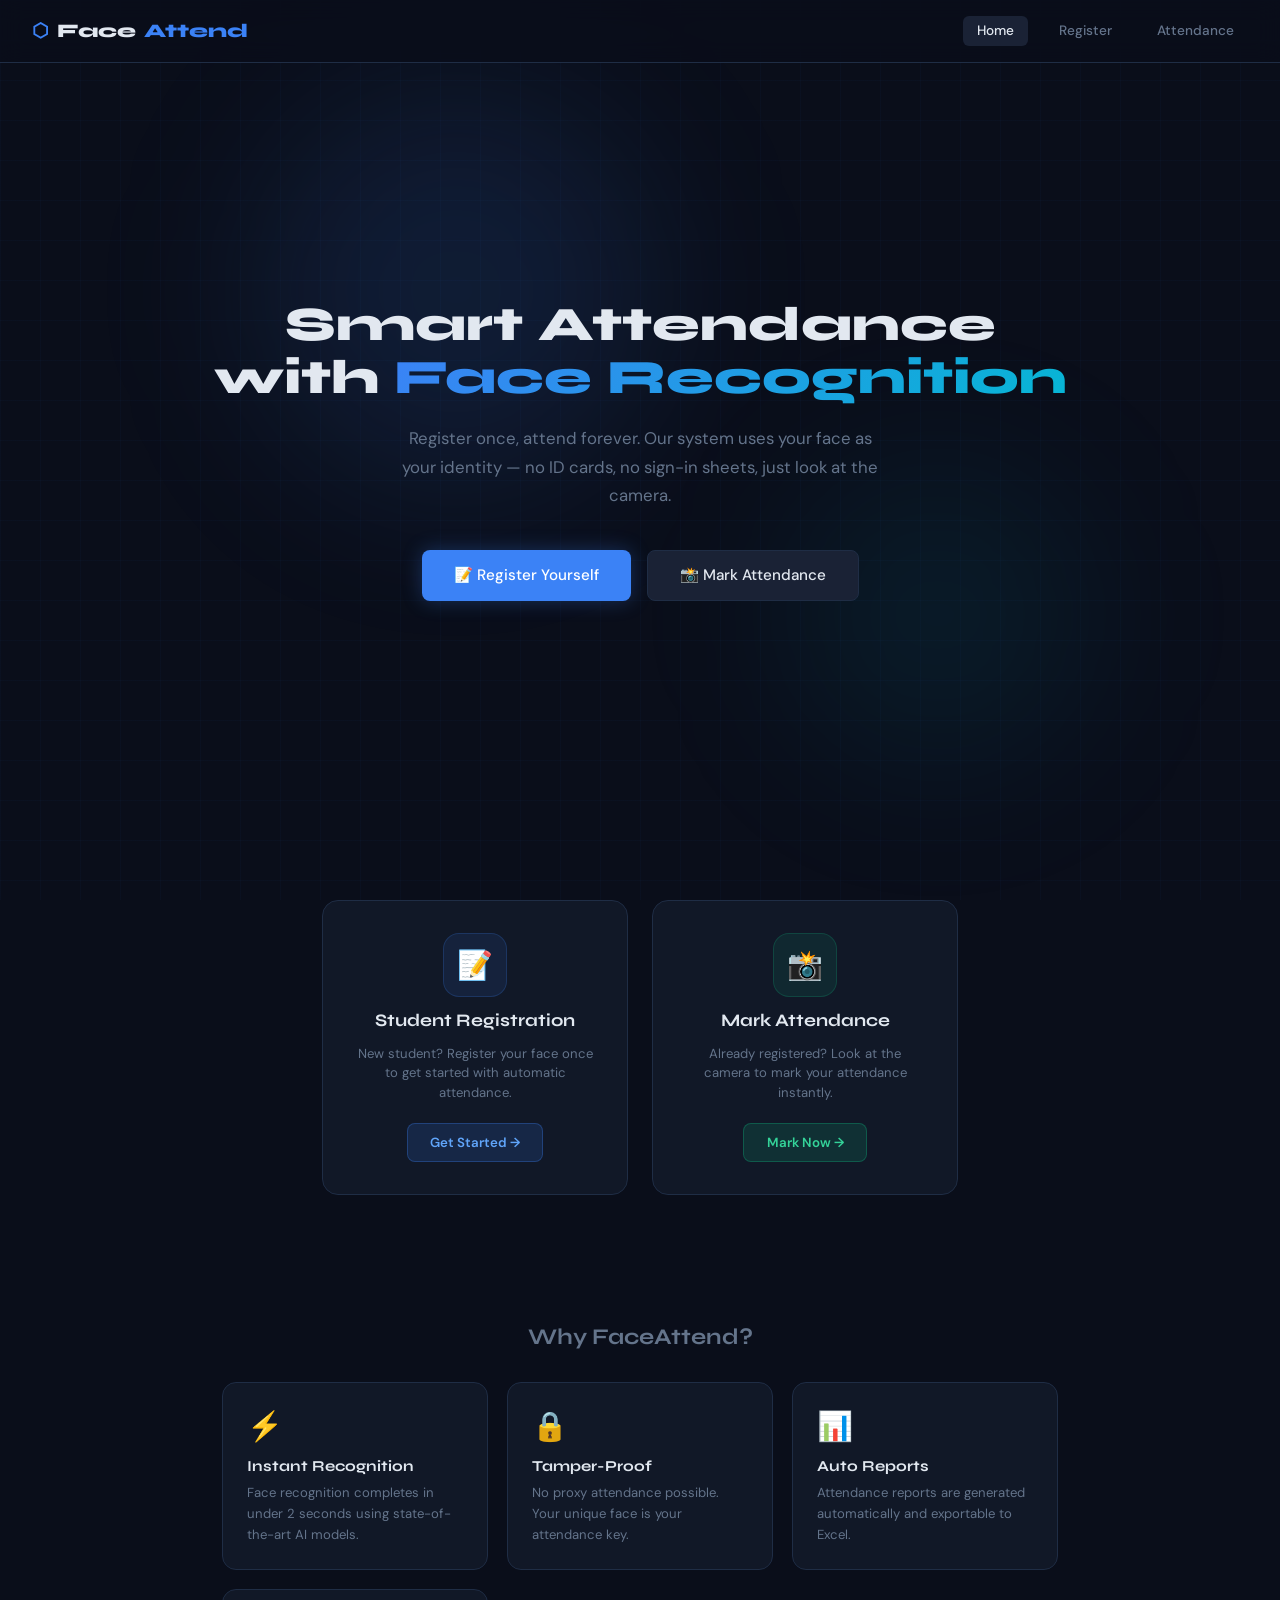
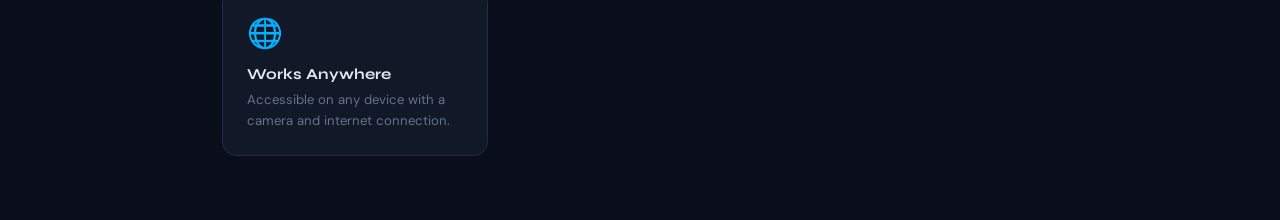
<file: frontend/index.html>
<!DOCTYPE html>
<html lang="en">

<head>
    <meta charset="UTF-8" />
    <meta name="viewport" content="width=device-width, initial-scale=1.0" />
    <title>FaceAttend — Smart Attendance System</title>
    <link rel="stylesheet" href="style.css" />
    <style>
        /* ── Hero ── */
        .hero {
            min-height: 100vh;
            display: flex;
            flex-direction: column;
            align-items: center;
            justify-content: center;
            text-align: center;
            padding: 2rem;
            position: relative;
        }

        /* Glowing orbs in background */
        .orb {
            position: absolute;
            border-radius: 50%;
            filter: blur(80px);
            pointer-events: none;
        }

        .orb-1 {
            width: 400px;
            height: 400px;
            background: rgba(59, 130, 246, 0.12);
            top: 10%;
            left: 20%;
        }

        .orb-2 {
            width: 300px;
            height: 300px;
            background: rgba(6, 182, 212, 0.08);
            bottom: 15%;
            right: 15%;
        }

        .hero-badge {
            margin-bottom: 1.5rem;
            animation: fadeUp 0.5s ease both;
        }

        .hero-title {
            font-family: 'Syne', sans-serif;
            font-size: clamp(1.8rem, 4vw, 3rem);
            font-weight: 800;
            line-height: 1.1;
            margin-bottom: 1.2rem;
            animation: fadeUp 0.5s 0.1s ease both;
        }

        .hero-title .highlight {
            background: linear-gradient(135deg, var(--accent), var(--accent2));
            -webkit-background-clip: text;
            -webkit-text-fill-color: transparent;
            background-clip: text;
        }

        .hero-sub {
            font-size: 1.05rem;
            color: var(--text-muted);
            max-width: 480px;
            line-height: 1.7;
            margin-bottom: 2.5rem;
            animation: fadeUp 0.5s 0.2s ease both;
        }

        .hero-actions {
            display: flex;
            gap: 1rem;
            flex-wrap: wrap;
            justify-content: center;
            animation: fadeUp 0.5s 0.3s ease both;
        }

        .hero-actions .btn {
            padding: 0.9rem 2rem;
            font-size: 0.95rem;
        }

        /* ── Feature Cards ── */
        .features {
            padding: 4rem 2rem;
            max-width: 900px;
            margin: 0 auto;
            position: relative;
            z-index: 1;
        }

        .features-title {
            font-family: 'Syne', sans-serif;
            font-size: 1.4rem;
            font-weight: 700;
            text-align: center;
            margin-bottom: 2rem;
            color: var(--text-muted);
        }

        .features-grid {
            display: grid;
            grid-template-columns: repeat(auto-fit, minmax(240px, 1fr));
            gap: 1.2rem;
        }

        .feature-card {
            background: var(--surface);
            border: 1px solid var(--border);
            border-radius: 14px;
            padding: 1.5rem;
            transition: all 0.3s;
        }

        .feature-card:hover {
            border-color: var(--accent);
            transform: translateY(-3px);
            box-shadow: 0 10px 30px rgba(59, 130, 246, 0.1);
        }

        .feature-icon {
            font-size: 1.8rem;
            margin-bottom: 0.8rem;
        }

        .feature-title {
            font-family: 'Syne', sans-serif;
            font-weight: 700;
            font-size: 0.95rem;
            margin-bottom: 0.4rem;
        }

        .feature-desc {
            font-size: 0.82rem;
            color: var(--text-muted);
            line-height: 1.6;
        }

        /* ── Big Action Cards ── */
        .action-cards {
            display: grid;
            grid-template-columns: repeat(auto-fit, minmax(260px, 1fr));
            gap: 1.5rem;
            max-width: 700px;
            margin: 0 auto 4rem;
            padding: 0 2rem;
            position: relative;
            z-index: 1;
        }

        .action-card {
            background: var(--surface);
            border: 1px solid var(--border);
            border-radius: 16px;
            padding: 2rem;
            text-align: center;
            text-decoration: none;
            color: var(--text);
            transition: all 0.3s;
            display: flex;
            flex-direction: column;
            align-items: center;
            gap: 0.8rem;
        }

        .action-card:hover {
            transform: translateY(-5px);
            box-shadow: 0 20px 40px rgba(0, 0, 0, 0.3);
        }

        .action-card.register:hover {
            border-color: var(--accent);
            box-shadow: 0 20px 40px rgba(59, 130, 246, 0.15);
        }

        .action-card.attend:hover {
            border-color: var(--success);
            box-shadow: 0 20px 40px rgba(16, 185, 129, 0.15);
        }

        .action-card-icon {
            width: 64px;
            height: 64px;
            border-radius: 16px;
            display: flex;
            align-items: center;
            justify-content: center;
            font-size: 1.8rem;
        }

        .register .action-card-icon {
            background: rgba(59, 130, 246, 0.1);
            border: 1px solid rgba(59, 130, 246, 0.2);
        }

        .attend .action-card-icon {
            background: rgba(16, 185, 129, 0.1);
            border: 1px solid rgba(16, 185, 129, 0.2);
        }

        .action-card-title {
            font-family: 'Syne', sans-serif;
            font-size: 1.1rem;
            font-weight: 700;
        }

        .action-card-desc {
            font-size: 0.82rem;
            color: var(--text-muted);
            line-height: 1.5;
        }

        .action-card-btn {
            margin-top: 0.5rem;
            padding: 0.6rem 1.4rem;
            border-radius: 8px;
            font-size: 0.83rem;
            font-weight: 600;
        }

        .register .action-card-btn {
            background: rgba(59, 130, 246, 0.15);
            color: #60a5fa;
            border: 1px solid rgba(59, 130, 246, 0.3);
        }

        .attend .action-card-btn {
            background: rgba(16, 185, 129, 0.15);
            color: #34d399;
            border: 1px solid rgba(16, 185, 129, 0.3);
        }

        @keyframes fadeUp {
            from {
                opacity: 0;
                transform: translateY(20px);
            }

            to {
                opacity: 1;
                transform: translateY(0);
            }
        }
    </style>
</head>

<body>

    <!-- NAV -->
    <nav>
        <a href="index.html" class="nav-logo">
            <span>⬡</span> Face<span>Attend</span>
        </a>
        <div class="nav-links">
            <a href="index.html" class="active">Home</a>
            <a href="register.html">Register</a>
            <a href="attendance.html">Attendance</a>
        </div>
    </nav>

    <!-- HERO -->
    <section class="hero">
        <div class="orb orb-1"></div>
        <div class="orb orb-2"></div>



        <h1 class="hero-title">
            Smart Attendance<br />with <span class="highlight">Face Recognition</span>
        </h1>

        <p class="hero-sub">
            Register once, attend forever. Our system uses your face as your identity —
            no ID cards, no sign-in sheets, just look at the camera.
        </p>

        <div class="hero-actions">
            <a href="register.html" class="btn btn-primary">📝 Register Yourself</a>
            <a href="attendance.html" class="btn btn-secondary">📸 Mark Attendance</a>
        </div>
    </section>

    <!-- ACTION CARDS -->
    <div class="action-cards">
        <a href="register.html" class="action-card register">
            <div class="action-card-icon">📝</div>
            <div class="action-card-title">Student Registration</div>
            <p class="action-card-desc">New student? Register your face once to get started with automatic attendance.
            </p>
            <span class="action-card-btn">Get Started →</span>
        </a>
        <a href="attendance.html" class="action-card attend">
            <div class="action-card-icon">📸</div>
            <div class="action-card-title">Mark Attendance</div>
            <p class="action-card-desc">Already registered? Look at the camera to mark your attendance instantly.</p>
            <span class="action-card-btn">Mark Now →</span>
        </a>
    </div>

    <!-- FEATURES -->
    <section class="features">
        <p class="features-title">Why FaceAttend?</p>
        <div class="features-grid">
            <div class="feature-card">
                <div class="feature-icon">⚡</div>
                <div class="feature-title">Instant Recognition</div>
                <p class="feature-desc">Face recognition completes in under 2 seconds using state-of-the-art AI models.
                </p>
            </div>
            <div class="feature-card">
                <div class="feature-icon">🔒</div>
                <div class="feature-title">Tamper-Proof</div>
                <p class="feature-desc">No proxy attendance possible. Your unique face is your attendance key.</p>
            </div>
            <div class="feature-card">
                <div class="feature-icon">📊</div>
                <div class="feature-title">Auto Reports</div>
                <p class="feature-desc">Attendance reports are generated automatically and exportable to Excel.</p>
            </div>
            <div class="feature-card">
                <div class="feature-icon">🌐</div>
                <div class="feature-title">Works Anywhere</div>
                <p class="feature-desc">Accessible on any device with a camera and internet connection.</p>
            </div>
        </div>
    </section>

</body>

</html>
</file>
<file: frontend/style.css>
@import url('https://fonts.googleapis.com/css2?family=Syne:wght@400;600;700;800&family=DM+Sans:wght@300;400;500&display=swap');

:root {
    --bg: #0a0e1a;
    --surface: #111827;
    --surface2: #1a2235;
    --border: #1f2d45;
    --accent: #3b82f6;
    --accent2: #06b6d4;
    --success: #10b981;
    --danger: #ef4444;
    --text: #e2e8f0;
    --text-muted: #64748b;
    --glow: rgba(59, 130, 246, 0.15);
}

* {
    margin: 0;
    padding: 0;
    box-sizing: border-box;
}

body {
    font-family: 'DM Sans', sans-serif;
    background: var(--bg);
    color: var(--text);
    min-height: 100vh;
    overflow-x: hidden;
}

/* Background grid pattern */
body::before {
    content: '';
    position: fixed;
    inset: 0;
    background-image:
        linear-gradient(rgba(59, 130, 246, 0.03) 1px, transparent 1px),
        linear-gradient(90deg, rgba(59, 130, 246, 0.03) 1px, transparent 1px);
    background-size: 40px 40px;
    pointer-events: none;
    z-index: 0;
}

/* ─── NAV ─────────────────────────────────── */
nav {
    position: fixed;
    top: 0;
    left: 0;
    right: 0;
    z-index: 100;
    padding: 1rem 2rem;
    display: flex;
    justify-content: space-between;
    align-items: center;
    background: rgba(10, 14, 26, 0.85);
    backdrop-filter: blur(12px);
    border-bottom: 1px solid var(--border);
}

.nav-logo {
    font-family: 'Syne', sans-serif;
    font-weight: 800;
    font-size: 1.2rem;
    color: var(--text);
    text-decoration: none;
    display: flex;
    align-items: center;
    gap: 0.5rem;
}

.nav-logo span {
    color: var(--accent);
}

.nav-links {
    display: flex;
    gap: 1rem;
}

.nav-links a {
    font-size: 0.85rem;
    color: var(--text-muted);
    text-decoration: none;
    padding: 0.4rem 0.9rem;
    border-radius: 6px;
    transition: all 0.2s;
    font-weight: 500;
}

.nav-links a:hover,
.nav-links a.active {
    color: var(--text);
    background: var(--surface2);
}

/* ─── BUTTONS ─────────────────────────────── */
.btn {
    display: inline-flex;
    align-items: center;
    gap: 0.5rem;
    padding: 0.75rem 1.6rem;
    border-radius: 8px;
    font-family: 'DM Sans', sans-serif;
    font-size: 0.9rem;
    font-weight: 500;
    cursor: pointer;
    border: none;
    transition: all 0.2s;
    text-decoration: none;
}

.btn-primary {
    background: var(--accent);
    color: white;
    box-shadow: 0 0 20px rgba(59, 130, 246, 0.3);
}

.btn-primary:hover {
    background: #2563eb;
    box-shadow: 0 0 30px rgba(59, 130, 246, 0.5);
    transform: translateY(-1px);
}

.btn-secondary {
    background: var(--surface2);
    color: var(--text);
    border: 1px solid var(--border);
}

.btn-secondary:hover {
    background: var(--border);
    transform: translateY(-1px);
}

.btn-success {
    background: var(--success);
    color: white;
    box-shadow: 0 0 20px rgba(16, 185, 129, 0.3);
}

.btn-success:hover {
    background: #059669;
    box-shadow: 0 0 30px rgba(16, 185, 129, 0.5);
    transform: translateY(-1px);
}

.btn-danger {
    background: var(--danger);
    color: white;
}

.btn:disabled {
    opacity: 0.5;
    cursor: not-allowed;
    transform: none !important;
}

/* ─── CARDS ───────────────────────────────── */
.card {
    background: var(--surface);
    border: 1px solid var(--border);
    border-radius: 14px;
    padding: 1.8rem;
}

/* ─── FORM ELEMENTS ───────────────────────── */
.form-group {
    display: flex;
    flex-direction: column;
    gap: 0.4rem;
    margin-bottom: 1.2rem;
}

label {
    font-size: 0.8rem;
    font-weight: 500;
    color: var(--text-muted);
    text-transform: uppercase;
    letter-spacing: 0.05em;
}

input,
select {
    background: var(--surface2);
    border: 1px solid var(--border);
    border-radius: 8px;
    padding: 0.7rem 1rem;
    color: var(--text);
    font-family: 'DM Sans', sans-serif;
    font-size: 0.9rem;
    transition: border 0.2s;
    width: 100%;
}

input:focus,
select:focus {
    outline: none;
    border-color: var(--accent);
    box-shadow: 0 0 0 3px rgba(59, 130, 246, 0.1);
}

select option {
    background: var(--surface2);
}

/* ─── STATUS / ALERTS ─────────────────────── */
.alert {
    padding: 0.9rem 1.2rem;
    border-radius: 8px;
    font-size: 0.88rem;
    font-weight: 500;
    display: flex;
    align-items: center;
    gap: 0.6rem;
    margin-top: 1rem;
}

.alert-success {
    background: rgba(16, 185, 129, 0.1);
    border: 1px solid rgba(16, 185, 129, 0.3);
    color: #34d399;
}

.alert-error {
    background: rgba(239, 68, 68, 0.1);
    border: 1px solid rgba(239, 68, 68, 0.3);
    color: #f87171;
}

.alert-info {
    background: rgba(59, 130, 246, 0.1);
    border: 1px solid rgba(59, 130, 246, 0.3);
    color: #93c5fd;
}

.alert-warn {
    background: rgba(251, 191, 36, 0.1);
    border: 1px solid rgba(251, 191, 36, 0.3);
    color: #fcd34d;
}

.hidden {
    display: none !important;
}

/* ─── WEBCAM BOX ──────────────────────────── */
.webcam-box {
    position: relative;
    background: #050810;
    border: 1px solid var(--border);
    border-radius: 12px;
    overflow: hidden;
    aspect-ratio: 4/3;
    display: flex;
    align-items: center;
    justify-content: center;
}

.webcam-box video,
.webcam-box canvas {
    width: 100%;
    height: 100%;
    object-fit: cover;
    border-radius: 12px;
}

.webcam-box canvas {
    position: absolute;
    top: 0;
    left: 0;
}

/* Scan animation overlay */
.scan-line {
    position: absolute;
    left: 0;
    right: 0;
    height: 2px;
    background: linear-gradient(90deg, transparent, var(--accent), transparent);
    animation: scan 2s linear infinite;
    box-shadow: 0 0 10px var(--accent);
    z-index: 5;
}

@keyframes scan {
    0% {
        top: 0%;
    }

    100% {
        top: 100%;
    }
}

/* Corner brackets */
.webcam-box::before,
.webcam-box::after {
    content: '';
    position: absolute;
    width: 24px;
    height: 24px;
    border-color: var(--accent);
    border-style: solid;
    z-index: 6;
}

.webcam-box::before {
    top: 10px;
    left: 10px;
    border-width: 2px 0 0 2px;
}

.webcam-box::after {
    bottom: 10px;
    right: 10px;
    border-width: 0 2px 2px 0;
}

.webcam-placeholder {
    display: flex;
    flex-direction: column;
    align-items: center;
    gap: 0.8rem;
    color: var(--text-muted);
}

.webcam-placeholder .icon {
    font-size: 3rem;
    opacity: 0.3;
}

/* ─── STEP INDICATOR ──────────────────────── */
.steps {
    display: flex;
    gap: 0;
    margin-bottom: 2rem;
}

.step {
    flex: 1;
    text-align: center;
    position: relative;
}

.step::after {
    content: '';
    position: absolute;
    top: 16px;
    left: 50%;
    right: -50%;
    height: 2px;
    background: var(--border);
}

.step:last-child::after {
    display: none;
}

.step-circle {
    width: 32px;
    height: 32px;
    border-radius: 50%;
    background: var(--surface2);
    border: 2px solid var(--border);
    display: flex;
    align-items: center;
    justify-content: center;
    font-size: 0.75rem;
    font-weight: 700;
    margin: 0 auto 0.5rem;
    position: relative;
    z-index: 1;
}

.step.active .step-circle {
    background: var(--accent);
    border-color: var(--accent);
    color: white;
}

.step.done .step-circle {
    background: var(--success);
    border-color: var(--success);
    color: white;
}

.step-label {
    font-size: 0.72rem;
    color: var(--text-muted);
}

.step.active .step-label {
    color: var(--accent);
}

/* ─── CAPTURE THUMBNAILS ──────────────────── */
.captures-grid {
    display: flex;
    gap: 0.6rem;
    flex-wrap: wrap;
    margin-top: 0.8rem;
}

.capture-thumb {
    width: 70px;
    height: 70px;
    border-radius: 8px;
    border: 2px solid var(--border);
    object-fit: cover;
    opacity: 0.5;
    transition: all 0.3s;
}

.capture-thumb.filled {
    border-color: var(--success);
    opacity: 1;
    box-shadow: 0 0 10px rgba(16, 185, 129, 0.3);
}

/* ─── SPINNER ─────────────────────────────── */
.spinner {
    width: 20px;
    height: 20px;
    border: 2px solid transparent;
    border-top-color: currentColor;
    border-radius: 50%;
    animation: spin 0.6s linear infinite;
    display: inline-block;
}

@keyframes spin {
    to {
        transform: rotate(360deg);
    }
}

/* ─── PAGE WRAPPER ────────────────────────── */
.page {
    min-height: 100vh;
    padding-top: 5rem;
    position: relative;
    z-index: 1;
}

/* ─── BADGE ───────────────────────────────── */
.badge {
    display: inline-flex;
    align-items: center;
    gap: 0.3rem;
    padding: 0.25rem 0.7rem;
    border-radius: 20px;
    font-size: 0.75rem;
    font-weight: 600;
}

.badge-blue {
    background: rgba(59, 130, 246, 0.15);
    color: #60a5fa;
    border: 1px solid rgba(59, 130, 246, 0.3);
}

.badge-green {
    background: rgba(16, 185, 129, 0.15);
    color: #34d399;
    border: 1px solid rgba(16, 185, 129, 0.3);
}

.badge-cyan {
    background: rgba(6, 182, 212, 0.15);
    color: #22d3ee;
    border: 1px solid rgba(6, 182, 212, 0.3);
}
</file>
